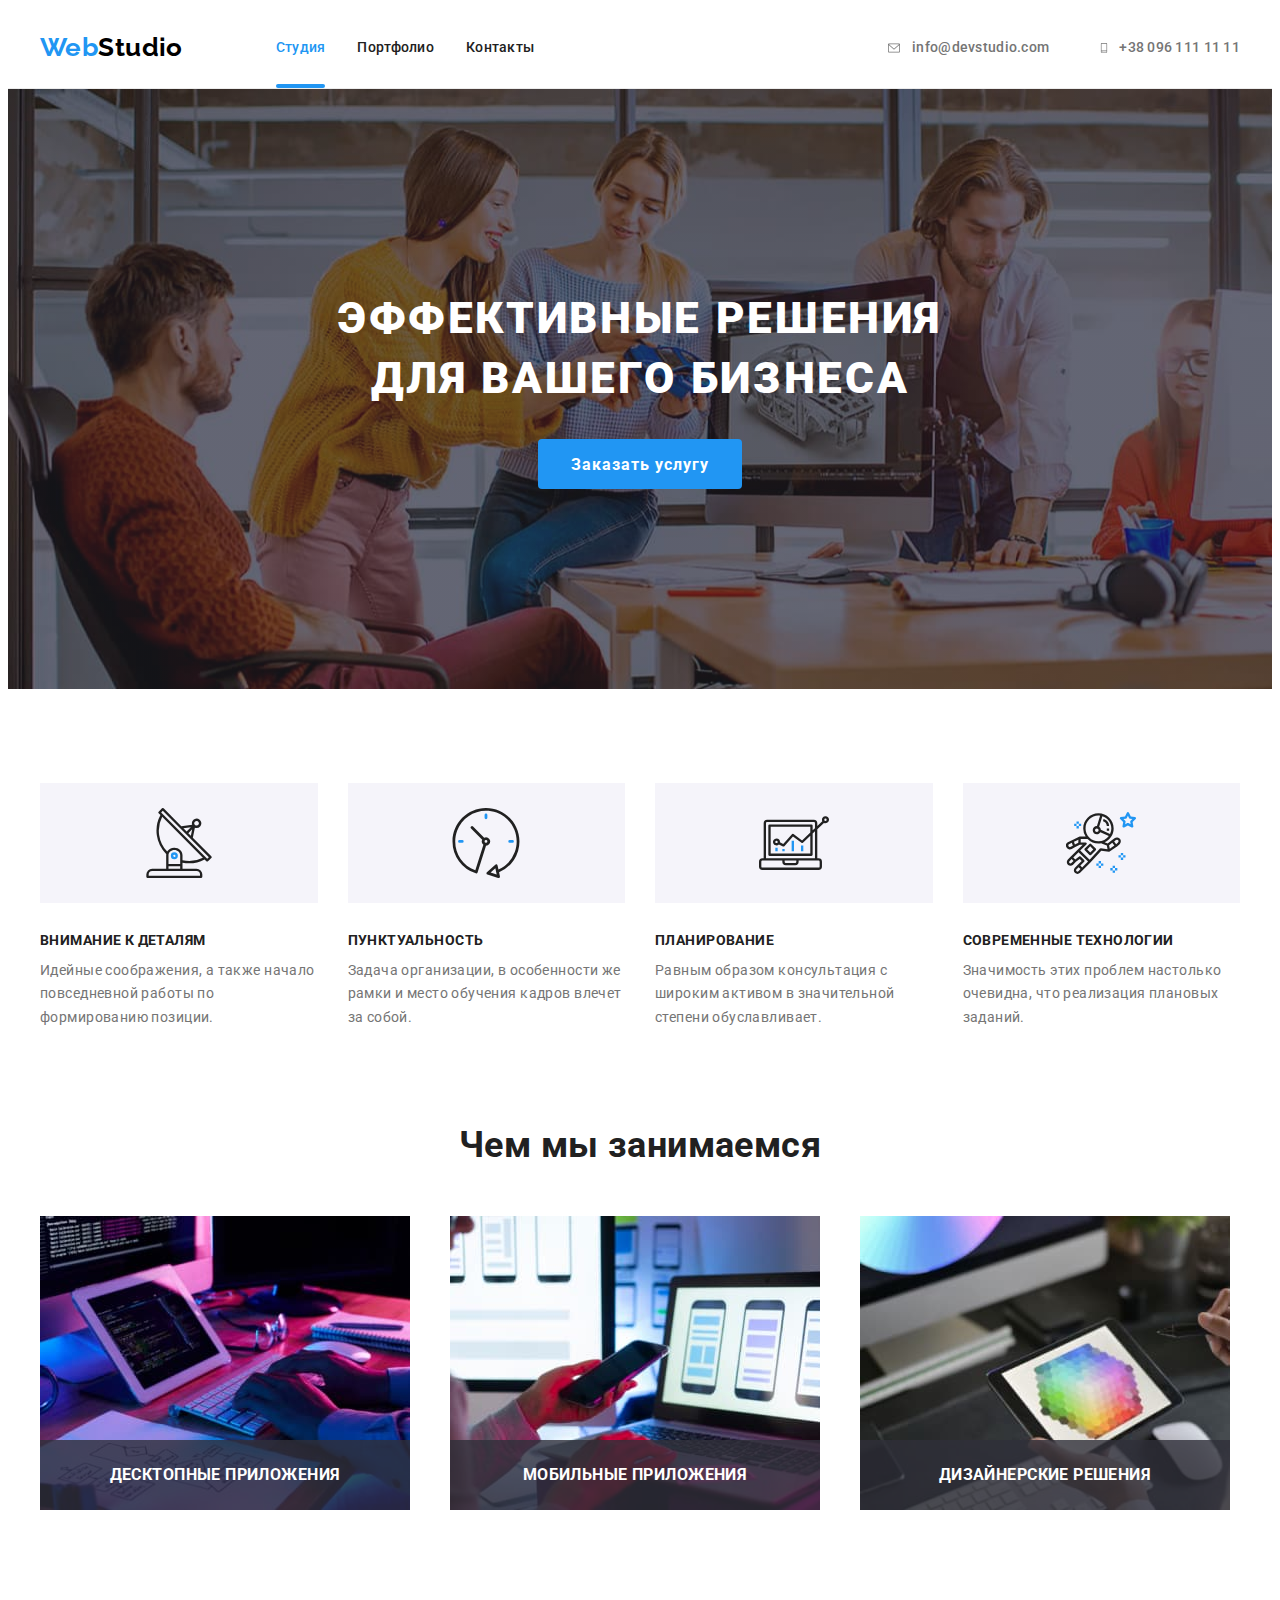
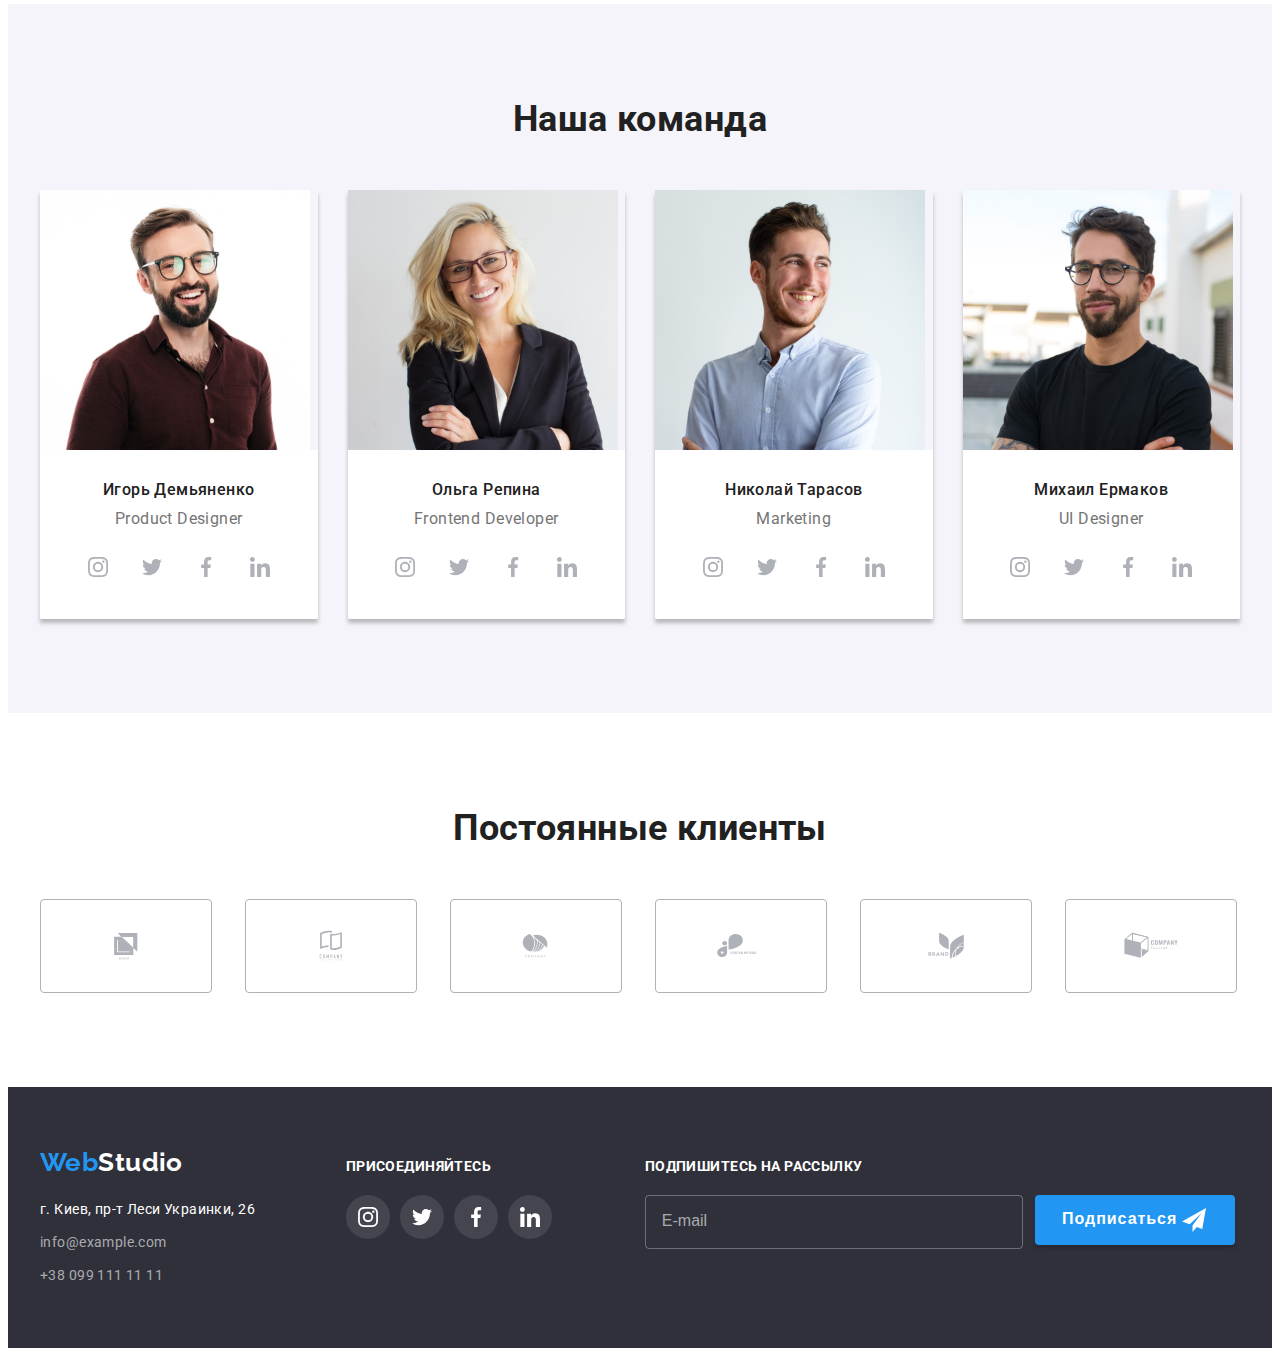
<file: index.html>
<!DOCTYPE html>
<html lang="ru">
  <head>
    <meta charset="UTF-8" />
    <meta http-equiv="X-UA-Compatible" content="IE=edge" />
    <meta name="viewport" content="width=device-width, initial-scale=1.0" />

    <link rel="preconnect" href="https://fonts.googleapis.com" />
    <link rel="preconnect" href="https://fonts.gstatic.com" crossorigin />
    <link
      href="https://fonts.googleapis.com/css2?family=Raleway:wght@700&family=Roboto:wght@400;500;700;900&display=swap"
      rel="stylesheet"
    />
    <link
      rel="stylesheet"
      href="https://cdnjs.cloudflare.com/ajax/libs/modern-normalize/1.1.0/modern-normalize.min.css"
      integrity="sha512-wpPYUAdjBVSE4KJnH1VR1HeZfpl1ub8YT/NKx4PuQ5NmX2tKuGu6U/JRp5y+Y8XG2tV+wKQpNHVUX03MfMFn9Q=="
      crossorigin="anonymous"
      referrerpolicy="no-referrer"
    />
    <link rel="stylesheet" href="./css/styles.css" />
    <title>WebStudio</title>
  </head>
  <body class="page">
    <header class="header">
      <div class="container">
        <a href="" class="logo">Web<span class="accent">Studio</span></a>
        <nav>
          <ul class="site-nav list">
            <li class="header-item"><a href="" class="studio link current">Студия</a></li>
            <li class="header-item">
              <a href="./portfolio.html" class="link">Портфолио</a>
            </li>
            <li class="header-item"><a href="" class="link">Контакты</a></li>
          </ul>
        </nav>
        <ul class="auth-nav list">
          <li class="auth-nav connect">
            <a href="mailto:info@devstudio.com" class="link"
              ><svg class="auth-nav-icon" width="16" height="12">
                <use href="./images/icons.svg.svg#icon-envelope"></use></svg
              >info@devstudio.com</a
            >
          </li>
          <li class="auth-nav connect">
            <a href="tel:+380961111111" class="link"
              ><svg class="auth-nav-icon" width="10" height="16">
                <use href="./images/icons.svg.svg#icon-smartphone"></use></svg
              >+38 096 111 11 11</a
            >
          </li>
        </ul>
      </div>
    </header>
    <main>
      <section class="hero">
        <div class="container">
          <h1 class="hero-title">ЭФФЕКТИВНЫЕ РЕШЕНИЯ ДЛЯ ВАШЕГО БИЗНЕСА</h1>
          <button type="button" class="button" data-modal-open>Заказать услугу</button>
        </div>
      </section>
      <section class="feature">
        <div class="container">
          <h2 class="visually-hidden">Особенности</h2>
          <ul class="feature-list list">
            <li class="feature-item">
              <div class="thumb">
                <svg class="feature-icon" width="70" height="70">
                  <use href="./images/icons.svg.svg#icon-antenna"></use>
                </svg>
              </div>
              <h3 class="feature-title">ВНИМАНИЕ К ДЕТАЛЯМ</h3>
              <p>
                Идейные соображения, а также начало повседневной работы по формированию позиции.
              </p>
            </li>
            <li class="feature-item">
              <div class="thumb">
                <svg class="feature-icon" width="70" height="70">
                  <use href="./images/icons.svg.svg#icon-clock"></use>
                </svg>
              </div>
              <h3 class="feature-title">ПУНКТУАЛЬНОСТЬ</h3>
              <p>
                Задача организации, в особенности же рамки и место обучения кадров влечет за собой.
              </p>
            </li>
            <li class="feature-item">
              <div class="thumb">
                <svg class="feature-icon" width="70" height="70">
                  <use href="./images/icons.svg.svg#icon-diagram"></use>
                </svg>
              </div>
              <h3 class="feature-title">ПЛАНИРОВАНИЕ</h3>
              <p>
                Равным образом консультация с широким активом в значительной степени обуславливает.
              </p>
            </li>
            <li class="feature-item">
              <div class="thumb">
                <svg class="feature-icon" width="70" height="70">
                  <use href="./images/icons.svg.svg#icon-astronaut"></use>
                </svg>
              </div>
              <h3 class="feature-title">СОВРЕМЕННЫЕ ТЕХНОЛОГИИ</h3>
              <p>Значимость этих проблем настолько очевидна, что реализация плановых заданий.</p>
            </li>
          </ul>
        </div>
      </section>
      <section class="sections">
        <div class="container">
          <h2 class="sections-title">Чем мы занимаемся</h2>
          <ul class="about-list list">
            <li class="about-item">
              <div class="about-cover-wrap">
                <img src="./images/box_1.jpg" alt="верстка сайта" width="370" height="294" />
                <h3 class="about-cover-title">ДЕСКТОПНЫЕ ПРИЛОЖЕНИЯ</h3>
              </div>
            </li>
            <li class="about-item">
              <div class="about-cover-wrap">
                <img src="./images/box_2.jpg" alt="мобильные приложения" width="370" height="294" />
                <h3 class="about-cover-title">МОБИЛЬНЫЕ ПРИЛОЖЕНИЯ</h3>
              </div>
            </li>
            <li class="about-item">
              <div class="about-cover-wrap">
                <img src="./images/box_3.jpg" alt="подбор цвета" width="370" height="294" />
                <h3 class="about-cover-title">ДИЗАЙНЕРСКИЕ РЕШЕНИЯ</h3>
              </div>
            </li>
          </ul>
        </div>
      </section>
      <section class="staff">
        <div class="container">
          <h2 class="sections-title">Наша команда</h2>
          <ul class="staff-list list">
            <li class="staff-item">
              <img
                src="./images/staff_1.jpg"
                alt="Игорь Демьяненко"
                width="270"
                height="260"
                class="staff-img"
              />
              <div class="position-item">
                <h3 class="staff-title">Игорь Демьяненко</h3>
                <p lang="en" class="staff-position">Product Designer</p>
                <ul class="staff-soc-list list">
                  <li class="staff-soc-item">
                    <a href="" class="staff-soc-link">
                      <svg class="staff-soc-icon" width="20" height="20">
                        <use href="./images/icons.svg.svg#icon-instagram"></use>
                      </svg>
                    </a>
                  </li>
                  <li class="staff-soc-item">
                    <a href="" class="staff-soc-link">
                      <svg class="staff-soc-icon" width="20" height="20">
                        <use href="./images/icons.svg.svg#icon-twitter"></use>
                      </svg>
                    </a>
                  </li>
                  <li class="staff-soc-item">
                    <a href="" class="staff-soc-link">
                      <svg class="staff-soc-icon" width="20" height="20">
                        <use href="./images/icons.svg.svg#icon-facebook"></use>
                      </svg>
                    </a>
                  </li>
                  <li class="staff-soc-item">
                    <a href="" class="staff-soc-link">
                      <svg class="staff-soc-icon" width="20" height="20">
                        <use href="./images/icons.svg.svg#icon-linkedin"></use>
                      </svg>
                    </a>
                  </li>
                </ul>
              </div>
            </li>
            <li class="staff-item">
              <img
                src="./images/staff_2.jpg"
                alt="Ольга Репина"
                width="270"
                height="260"
                class="staff-img"
              />
              <div class="position-item">
                <h3 class="staff-title">Ольга Репина</h3>
                <p lang="en" class="staff-position">Frontend Developer</p>
                <ul class="staff-soc-list list">
                  <li class="staff-soc-item">
                    <a href="" class="staff-soc-link">
                      <svg class="staff-soc-icon" width="20" height="20">
                        <use href="./images/icons.svg.svg#icon-instagram"></use>
                      </svg>
                    </a>
                  </li>
                  <li class="staff-soc-item">
                    <a href="" class="staff-soc-link">
                      <svg class="staff-soc-icon" width="20" height="20">
                        <use href="./images/icons.svg.svg#icon-twitter"></use>
                      </svg>
                    </a>
                  </li>
                  <li class="staff-soc-item">
                    <a href="" class="staff-soc-link">
                      <svg class="staff-soc-icon" width="20" height="20">
                        <use href="./images/icons.svg.svg#icon-facebook"></use>
                      </svg>
                    </a>
                  </li>
                  <li class="staff-soc-item">
                    <a href="" class="staff-soc-link">
                      <svg class="staff-soc-icon" width="20" height="20">
                        <use href="./images/icons.svg.svg#icon-linkedin"></use>
                      </svg>
                    </a>
                  </li>
                </ul>
              </div>
            </li>
            <li class="staff-item">
              <img
                src="./images/staff_3.jpg"
                alt="Николай Тарасов"
                width="270"
                height="260"
                class="staff-img"
              />
              <div class="position-item">
                <h3 class="staff-title">Николай Тарасов</h3>
                <p lang="en" class="staff-position">Marketing</p>
                <ul class="staff-soc-list list">
                  <li class="staff-soc-item">
                    <a href="" class="staff-soc-link">
                      <svg class="staff-soc-icon" width="20" height="20">
                        <use href="./images/icons.svg.svg#icon-instagram"></use>
                      </svg>
                    </a>
                  </li>
                  <li class="staff-soc-item">
                    <a href="" class="staff-soc-link">
                      <svg class="staff-soc-icon" width="20" height="20">
                        <use href="./images/icons.svg.svg#icon-twitter"></use>
                      </svg>
                    </a>
                  </li>
                  <li class="staff-soc-item">
                    <a href="" class="staff-soc-link">
                      <svg class="staff-soc-icon" width="20" height="20">
                        <use href="./images/icons.svg.svg#icon-facebook"></use>
                      </svg>
                    </a>
                  </li>
                  <li class="staff-soc-item">
                    <a href="" class="staff-soc-link">
                      <svg class="staff-soc-icon" width="20" height="20">
                        <use href="./images/icons.svg.svg#icon-linkedin"></use>
                      </svg>
                    </a>
                  </li>
                </ul>
              </div>
            </li>
            <li class="staff-item">
              <img
                src="./images/staff_4.jpg"
                alt="Михаил Ермаков"
                width="270"
                height="260"
                class="staff-img"
              />
              <div class="position-item">
                <h3 class="staff-title">Михаил Ермаков</h3>
                <p lang="en" class="staff-position">UI Designer</p>
                <ul class="staff-soc-list list">
                  <li class="staff-soc-item">
                    <a href="" class="staff-soc-link">
                      <svg class="staff-soc-icon" width="20" height="20">
                        <use href="./images/icons.svg.svg#icon-instagram"></use>
                      </svg>
                    </a>
                  </li>
                  <li class="staff-soc-item">
                    <a href="" class="staff-soc-link">
                      <svg class="staff-soc-icon" width="20" height="20">
                        <use href="./images/icons.svg.svg#icon-twitter"></use>
                      </svg>
                    </a>
                  </li>
                  <li class="staff-soc-item">
                    <a href="" class="staff-soc-link">
                      <svg class="staff-soc-icon" width="20" height="20">
                        <use href="./images/icons.svg.svg#icon-facebook"></use>
                      </svg>
                    </a>
                  </li>
                  <li class="staff-soc-item">
                    <a href="" class="staff-soc-link">
                      <svg class="staff-soc-icon" width="20" height="20">
                        <use href="./images/icons.svg.svg#icon-linkedin"></use>
                      </svg>
                    </a>
                  </li>
                </ul>
              </div>
            </li>
          </ul>
        </div>
      </section>
      <section class="clients">
        <div class="container">
          <h2 class="sections-title">Постоянные клиенты</h2>
          <ul class="clients-logo-list list">
            <li class="clients-logo-item">
              <a href="" class="clients-logo-link">
                <svg class="clients-logo-icon" width="106" height="60">
                  <use href="./images/icons.svg.svg#icon-Logo"></use>
                </svg>
              </a>
            </li>
            <li class="clients-logo-item">
              <a href="" class="clients-logo-link">
                <svg class="clients-logo-icon" width="106" height="60">
                  <use href="./images/icons.svg.svg#icon-Logo-1"></use>
                </svg>
              </a>
            </li>
            <li class="clients-logo-item">
              <a href="" class="clients-logo-link">
                <svg class="clients-logo-icon" width="106" height="60">
                  <use href="./images/icons.svg.svg#icon-Logo-2"></use>
                </svg>
              </a>
            </li>
            <li class="clients-logo-item">
              <a href="" class="clients-logo-link">
                <svg class="clients-logo-icon" width="106" height="60">
                  <use href="./images/icons.svg.svg#icon-Logo-3"></use>
                </svg>
              </a>
            </li>
            <li class="clients-logo-item">
              <a href="" class="clients-logo-link">
                <svg class="clients-logo-icon" width="106" height="60">
                  <use href="./images/icons.svg.svg#icon-Logo-4"></use>
                </svg>
              </a>
            </li>
            <li class="clients-logo-item">
              <a href="" class="clients-logo-link">
                <svg class="clients-logo-icon" width="106" height="60">
                  <use href="./images/icons.svg.svg#icon-Logo-5"></use>
                </svg>
              </a>
            </li>
          </ul>
        </div>
      </section>
    </main>
    <footer class="footer">
      <div class="footer-container container">
        <div>
          <a href="" class="logo">Web<span class="accent">Studio</span></a>
          <address class="footer-list">
            <ul class="list">
              <li class="footer-item">
                <a
                  href="https://goo.gl/maps/j5cMVpiyJiaoKH5t6"
                  target="_blank"
                  rel="noopener noreferrer nofollow"
                  class="address"
                  >г. Киев, пр-т Леси Украинки, 26</a
                >
              </li>
              <li class="footer-item">
                <a href="mailto:info@example.com" class="contact">info@example.com</a>
              </li>
              <li class="footer-item">
                <a href="tel:+380991111111" class="contact">+38 099 111 11 11</a>
              </li>
            </ul>
          </address>
        </div>
        <div class="footer-soc-content">
          <h3 class="footer-soc-title">ПРИСОЕДИНЯЙТЕСЬ</h3>
          <ul class="footer-soc-list list">
            <li class="footer-soc-item">
              <a href="" class="footer-soc-link">
                <svg class="footer-soc-icon" width="20" height="20">
                  <use href="./images/icons.svg.svg#icon-instagram"></use>
                </svg>
              </a>
            </li>
            <li class="footer-soc-item">
              <a href="" class="footer-soc-link">
                <svg class="footer-soc-icon" width="20" height="20">
                  <use href="./images/icons.svg.svg#icon-twitter"></use>
                </svg>
              </a>
            </li>
            <li class="footer-soc-item">
              <a href="" class="footer-soc-link">
                <svg class="footer-soc-icon" width="20" height="20">
                  <use href="./images/icons.svg.svg#icon-facebook"></use>
                </svg>
              </a>
            </li>
            <li class="footer-soc-item">
              <a href="" class="footer-soc-link">
                <svg class="footer-soc-icon" width="20" height="20">
                  <use href="./images/icons.svg.svg#icon-linkedin"></use>
                </svg>
              </a>
            </li>
          </ul>
        </div>
        <div class="footer-subscription">
          <p class="footer-soc-title">ПОДПИШИТЕСЬ НА РАССЫЛКУ</p>
          <form class="subscription-form">
            <div class="subscription-field">
              <input
                type="email"
                class="footer-input"
                name="footer-email"
                id="footer-email"
                placeholder="E-mail"
                required
              />
              <button type="submit" class="footer-btn">
                Подписаться<span class="icon-span">
                  <svg class="btn-icon" width="24" height="24">
                    <use href="./images/icons.svg.svg#icon-send"></use></svg
                ></span>
              </button>
            </div>
          </form>
        </div>
      </div>
    </footer>
    <div class="backdrop is-hidden" data-modal>
      <div class="modal">
        <button type="button" class="modal-close-btn" data-modal-close>
          <svg width="18" height="18">
            <use href="./images/icons.svg.svg#icon-close-black"></use>
          </svg>
        </button>
        <p class="modal-title">Оставьте свои данные, мы вам перезвоним</p>
        <form>
          <div class="modal-fild">
            <label class="modal-lable" for="user-name">Имя</label>
            <div class="modal-input-wrap">
              <input
                type="text"
                class="modal-input"
                name="user-name"
                required
                minlength="3"
                id="user-name"
              />
              <svg class="input-icon" width="18" height="18">
                <use href="./images/icons.svg.svg#icon-person-black"></use>
              </svg>
            </div>
          </div>
          <div class="modal-fild">
            <label class="modal-lable" for="user-tel">Телефон</label>
            <div class="modal-input-wrap">
              <input
                type="tel"
                class="modal-input"
                name="user-tel"
                required
                title="+38 (096) 111-11-11"
                id="user-tel"
                minlength="13"
                maxlength="13"
              />
              <svg class="input-icon" width="18" height="18">
                <use href="./images/icons.svg.svg#icon-phone-black"></use>
              </svg>
            </div>
          </div>
          <div class="modal-fild">
            <label class="modal-lable" for="user-email">Почта</label>
            <div class="modal-input-wrap">
              <input type="email" class="modal-input" name="user-email" id="user-email" required />
              <svg class="input-icon" width="18" height="18">
                <use href="./images/icons.svg.svg#icon-email-black"></use>
              </svg>
            </div>
          </div>
          <div class="modal-fild">
            <label class="modal-lable" for="user-comment">Комментарий</label>
            <textarea
              class="modal-comment"
              name="user-comment"
              id="user-comment"
              placeholder="Введите текст"
            ></textarea>
          </div>
          <div class="modal-fild">
            <input
              type="checkbox"
              class="input-check visually-hidden"
              id="input-check"
              name="policy"
              value="policy"
            />
            <label for="input-check" class="check-text"
              ><span>
                <svg class="icon-check" width="11" height="8 ">
                  <use href="./images/icons.svg.svg#icon-check"></use></svg></span
              >Соглашаюсь с рассылкой и принимаю&nbsp;
              <a href="" class="policy-link">Условия договора</a>
            </label>
          </div>
          <button type="submit" class="form-btn">Отправить</button>
        </form>
      </div>
    </div>
    <script src="./js/modal.js"></script>
  </body>
</html>
</file>
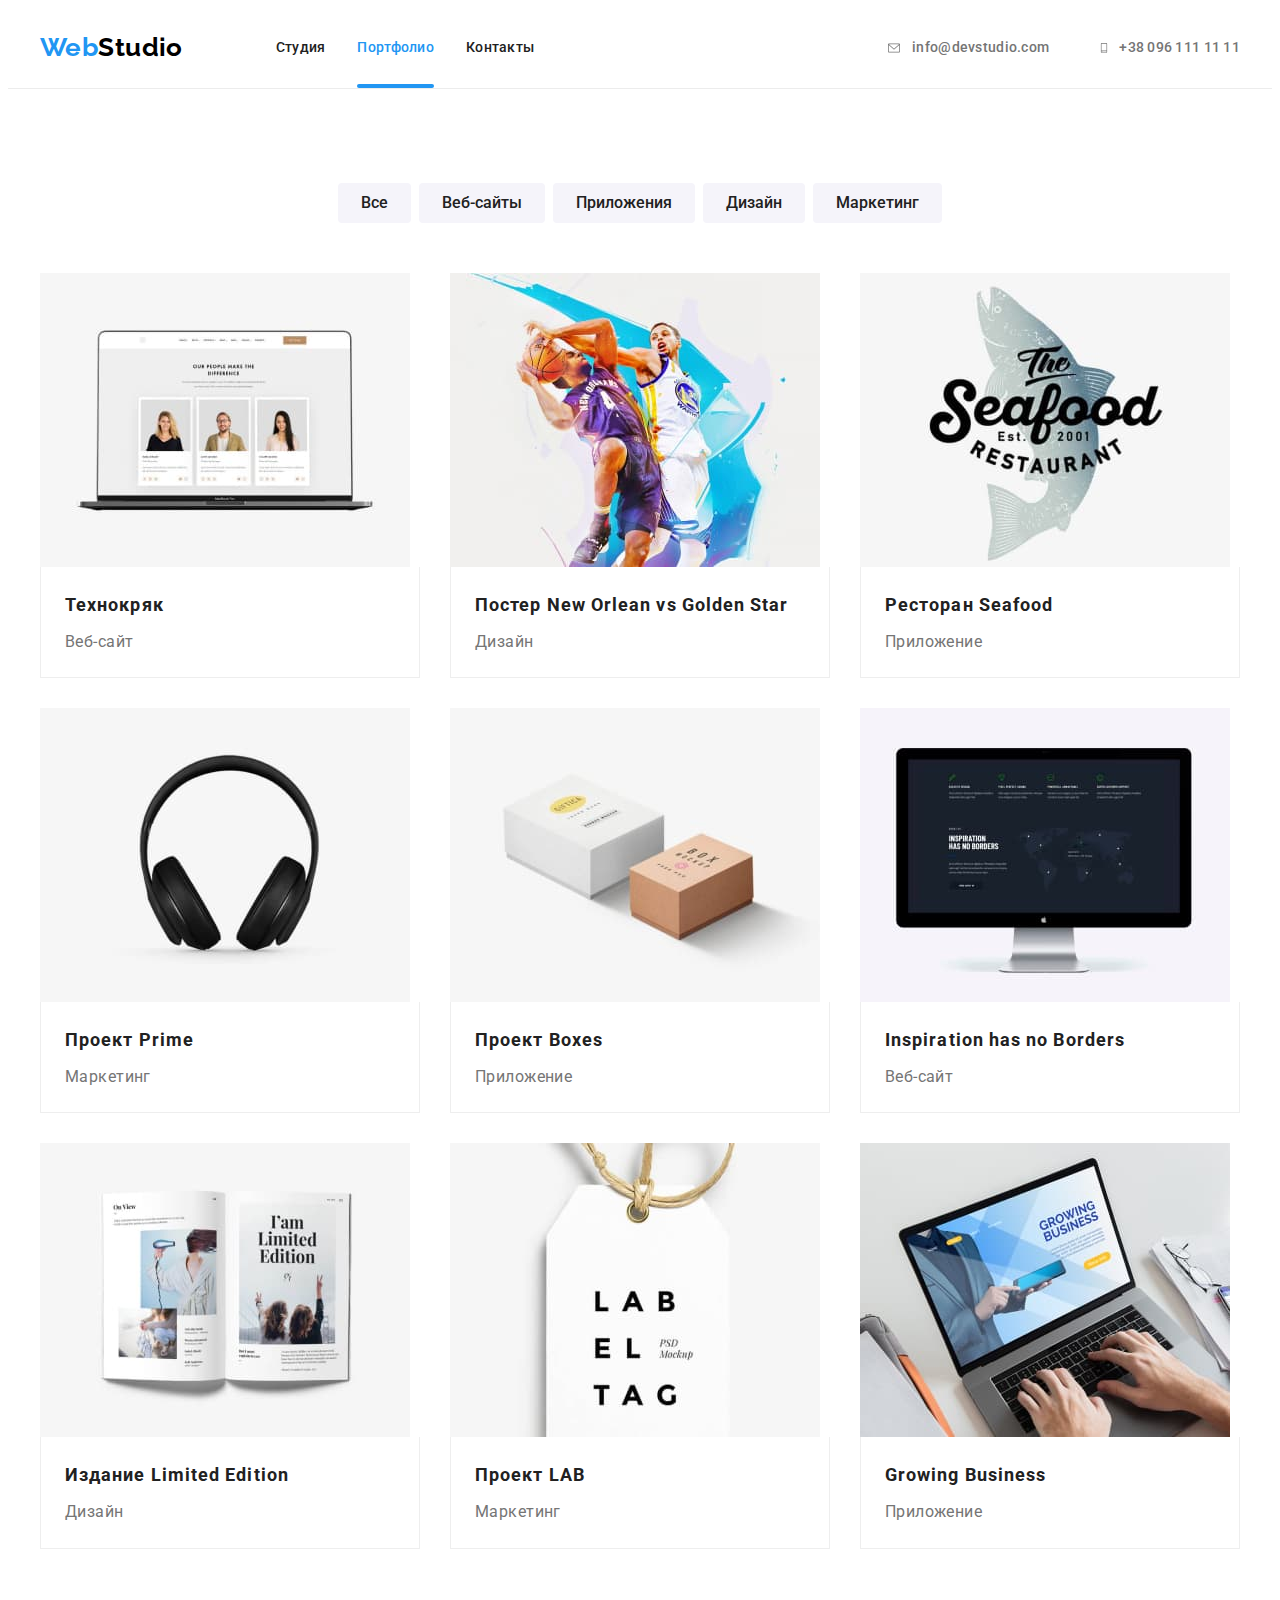
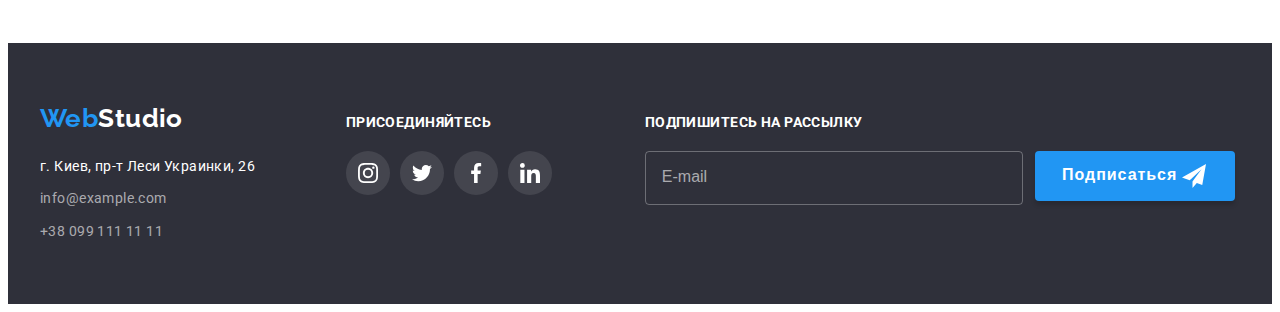
<file: portfolio.html>
<!DOCTYPE html>
<html lang="ru">
  <head>
    <meta charset="UTF-8" />
    <meta http-equiv="X-UA-Compatible" content="IE=edge" />
    <meta name="viewport" content="width=device-width, initial-scale=1.0" />

    <link rel="preconnect" href="https://fonts.googleapis.com" />
    <link rel="preconnect" href="https://fonts.gstatic.com" crossorigin />
    <link
      href="https://fonts.googleapis.com/css2?family=Raleway:wght@700&family=Roboto:wght@400;500;700;900&display=swap"
      rel="stylesheet"
    />

    <link
      rel="stylesheet"
      href="https://cdnjs.cloudflare.com/ajax/libs/modern-normalize/1.1.0/modern-normalize.min.css"
      integrity="sha512-wpPYUAdjBVSE4KJnH1VR1HeZfpl1ub8YT/NKx4PuQ5NmX2tKuGu6U/JRp5y+Y8XG2tV+wKQpNHVUX03MfMFn9Q=="
      crossorigin="anonymous"
      referrerpolicy="no-referrer"
    />

    <link rel="stylesheet" href="./css/styles.css" />
    <title>WebStudio</title>
  </head>
  <body class="page">
    <header class="header">
      <div class="container">
        <a href="" class="logo link">Web<span class="accent">Studio</span></a>
        <nav>
          <ul class="site-nav list">
            <li class="header-item"><a href="./index.html" class="link">Студия</a></li>
            <li class="header-item"><a href="" class="portfolio link current">Портфолио</a></li>
            <li class="header-item"><a href="" class="link">Контакты</a></li>
          </ul>
        </nav>
        <ul class="auth-nav list">
          <li class="auth-nav connect">
            <a href="mailto:info@devstudio.com" class="link"
              ><svg class="auth-nav-icon" width="16" height="12">
                <use href="./images/icons.svg.svg#icon-envelope"></use></svg
              >info@devstudio.com</a
            >
          </li>
          <li class="auth-nav connect">
            <a href="tel:+380961111111" class="link"
              ><svg class="auth-nav-icon" width="10" height="16">
                <use href="./images/icons.svg.svg#icon-smartphone"></use></svg
              >+38 096 111 11 11</a
            >
          </li>
        </ul>
      </div>
    </header>
    <main>
      <section class="section-portfolio">
        <div class="container">
          <h1 class="visually-hidden">Портфолио</h1>
          <ul class="btn-list list">
            <li class="btn-item"><button type="button" class="list-button">Все</button></li>
            <li class="btn-item"><button type="button" class="list-button">Веб-сайты</button></li>
            <li class="btn-item"><button type="button" class="list-button">Приложения</button></li>
            <li class="btn-item"><button type="button" class="list-button">Дизайн</button></li>
            <li class="btn-item"><button type="button" class="list-button">Маркетинг</button></li>
          </ul>
          <ul class="portfolio-list list">
            <li class="portfolio-item">
              <a href="" class="portfolio-link link">
                <div class="portfolio-cover-wrap">
                  <img src="./images/project_1.jpg" alt="Технокряк" width="370" />
                  <p class="portfolio-cover-text">
                    Ресурс предлагает комплексные предложения с разным уровнем функционала и
                    сервисов. Все это позволит посетителю получить исчерпывающие сведения о компании
                    или частном лице.
                  </p>
                </div>

                <div class="image-item">
                  <h2 class="portfolio-title">Технокряк</h2>
                  <p class="portfolio-text">Веб-сайт</p>
                </div>
              </a>
            </li>

            <li class="portfolio-item">
              <a href="" class="portfolio-link link">
                <div class="portfolio-cover-wrap">
                  <img src="./images/project_2.jpg" alt="Постер" width="370" />
                  <p class="portfolio-cover-text">
                    Ресурс предлагает комплексные предложения с разным уровнем функционала и
                    сервисов. Все это позволит посетителю получить исчерпывающие сведения о компании
                    или частном лице.
                  </p>
                </div>
                <div class="image-item">
                  <h2 class="portfolio-title">Постер New Orlean vs Golden Star</h2>
                  <p class="portfolio-text">Дизайн</p>
                </div>
              </a>
            </li>

            <li class="portfolio-item">
              <a href="" class="portfolio-link link">
                <div class="portfolio-cover-wrap">
                  <img src="./images/project_3.jpg" alt="Ресторан" width="370" />
                  <p class="portfolio-cover-text">
                    Ресурс предлагает комплексные предложения с разным уровнем функционала и
                    сервисов. Все это позволит посетителю получить исчерпывающие сведения о компании
                    или частном лице.
                  </p>
                </div>
                <div class="image-item">
                  <h2 class="portfolio-title">Ресторан Seafood</h2>
                  <p class="portfolio-text">Приложение</p>
                </div>
              </a>
            </li>

            <li class="portfolio-item">
              <a href="" class="portfolio-link link">
                <div class="portfolio-cover-wrap">
                  <img src="./images/project_4.jpg" alt="Проект Prime" width="370" />
                  <p class="portfolio-cover-text">
                    Ресурс предлагает комплексные предложения с разным уровнем функционала и
                    сервисов. Все это позволит посетителю получить исчерпывающие сведения о компании
                    или частном лице.
                  </p>
                </div>
                <div class="image-item">
                  <h2 class="portfolio-title">Проект Prime</h2>
                  <p class="portfolio-text">Маркетинг</p>
                </div>
              </a>
            </li>

            <li class="portfolio-item">
              <a href="" class="portfolio-link link">
                <div class="portfolio-cover-wrap">
                  <img src="./images/project_5.jpg" alt="Проект Boxes" width="370" />
                  <p class="portfolio-cover-text">
                    Ресурс предлагает комплексные предложения с разным уровнем функционала и
                    сервисов. Все это позволит посетителю получить исчерпывающие сведения о компании
                    или частном лице.
                  </p>
                </div>
                <div class="image-item">
                  <h2 class="portfolio-title">Проект Boxes</h2>
                  <p class="portfolio-text">Приложение</p>
                </div>
              </a>
            </li>

            <li class="portfolio-item">
              <a href="" class="portfolio-link link">
                <div class="portfolio-cover-wrap">
                  <img src="./images/project_6.jpg" alt="Inspiration" width="370" />
                  <p class="portfolio-cover-text">
                    Ресурс предлагает комплексные предложения с разным уровнем функционала и
                    сервисов. Все это позволит посетителю получить исчерпывающие сведения о компании
                    или частном лице.
                  </p>
                </div>
                <div class="image-item">
                  <h2 class="portfolio-title">Inspiration has no Borders</h2>
                  <p class="portfolio-text">Веб-сайт</p>
                </div>
              </a>
            </li>

            <li class="portfolio-item">
              <a href="" class="portfolio-link link">
                <div class="portfolio-cover-wrap">
                  <img src="./images/project_7.jpg" alt="Издание" width="370" />
                  <p class="portfolio-cover-text">
                    Ресурс предлагает комплексные предложения с разным уровнем функционала и
                    сервисов. Все это позволит посетителю получить исчерпывающие сведения о компании
                    или частном лице.
                  </p>
                </div>
                <div class="image-item">
                  <h2 class="portfolio-title">Издание Limited Edition</h2>
                  <p class="portfolio-text">Дизайн</p>
                </div>
              </a>
            </li>

            <li class="portfolio-item">
              <a href="" class="portfolio-link link">
                <div class="portfolio-cover-wrap">
                  <img src="./images/project_8.jpg" alt="Проект LAB" width="370" />
                  <p class="portfolio-cover-text">
                    Ресурс предлагает комплексные предложения с разным уровнем функционала и
                    сервисов. Все это позволит посетителю получить исчерпывающие сведения о компании
                    или частном лице.
                  </p>
                </div>
                <div class="image-item">
                  <h2 class="portfolio-title">Проект LAB</h2>
                  <p class="portfolio-text">Маркетинг</p>
                </div>
              </a>
            </li>

            <li class="portfolio-item">
              <a href="" class="portfolio-link link">
                <div class="portfolio-cover-wrap">
                  <img src="./images/project_9.jpg" alt="Growing Business" width="370" />
                  <p class="portfolio-cover-text">
                    Ресурс предлагает комплексные предложения с разным уровнем функционала и
                    сервисов. Все это позволит посетителю получить исчерпывающие сведения о компании
                    или частном лице.
                  </p>
                </div>
                <div class="image-item">
                  <h2 class="portfolio-title">Growing Business</h2>
                  <p class="portfolio-text">Приложение</p>
                </div>
              </a>
            </li>
          </ul>
        </div>
      </section>
    </main>
    <footer class="footer">
      <div class="footer-container container">
        <div>
          <a href="" class="logo">Web<span class="accent">Studio</span></a>
          <address class="footer-list">
            <ul class="list">
              <li class="footer-item">
                <a
                  href="https://goo.gl/maps/j5cMVpiyJiaoKH5t6"
                  target="_blank"
                  rel="noopener noreferrer nofollow"
                  class="address"
                  >г. Киев, пр-т Леси Украинки, 26</a
                >
              </li>
              <li class="footer-item">
                <a href="mailto:info@example.com" class="contact">info@example.com</a>
              </li>
              <li class="footer-item">
                <a href="tel:+380991111111" class="contact">+38 099 111 11 11</a>
              </li>
            </ul>
          </address>
        </div>
        <div class="footer-soc-content">
          <h3 class="footer-soc-title">ПРИСОЕДИНЯЙТЕСЬ</h3>
          <ul class="footer-soc-list list">
            <li class="footer-soc-item">
              <a href="" class="footer-soc-link">
                <svg class="footer-soc-icon" width="20" height="20">
                  <use href="./images/icons.svg.svg#icon-instagram"></use>
                </svg>
              </a>
            </li>
            <li class="footer-soc-item">
              <a href="" class="footer-soc-link">
                <svg class="footer-soc-icon" width="20" height="20">
                  <use href="./images/icons.svg.svg#icon-twitter"></use>
                </svg>
              </a>
            </li>
            <li class="footer-soc-item">
              <a href="" class="footer-soc-link">
                <svg class="footer-soc-icon" width="20" height="20">
                  <use href="./images/icons.svg.svg#icon-facebook"></use>
                </svg>
              </a>
            </li>
            <li class="footer-soc-item">
              <a href="" class="footer-soc-link">
                <svg class="footer-soc-icon" width="20" height="20">
                  <use href="./images/icons.svg.svg#icon-linkedin"></use>
                </svg>
              </a>
            </li>
          </ul>
        </div>
        <div class="footer-subscription">
          <p class="footer-soc-title">ПОДПИШИТЕСЬ НА РАССЫЛКУ</p>
          <form class="subscription-form">
            <div class="subscription-field">
              <input
                type="email"
                class="footer-input"
                name="footer-email"
                id="footer-email"
                placeholder="E-mail"
              />
              <button type="submit" class="footer-btn">
                Подписаться<span class="icon-span">
                  <svg class="btn-icon" width="24" height="24">
                    <use href="./images/icons.svg.svg#icon-send"></use></svg
                ></span>
              </button>
            </div>
          </form>
        </div>
      </div>
    </footer>
  </body>
</html>
</file>
<file: css/styles.css>
:root {
  --primary-text-color: #757575;
  --title-text-color: #212121;
  --primary-accent-color: #2196f3;
  --secondary-accent-color: #188ce8;
  --primary-white-color: #ffffff;
  --black-logo-color: #000000;
  --secondary-background-color: #f5f4fa;
  --darck-background-color: #2f303a;
  --duration-and-timing-function: 250ms cubic-bezier(0.4, 0, 0.2, 1);
}

/* ----------Body---------- */

.page {
  background-color: var(--primary-white-color);
  color: var(--primary-text-color);

  font-family: 'Roboto', Tahoma, sans-serif;
  font-weight: 400;
  font-size: 14px;
  line-height: 1.7;
  letter-spacing: 0.03em;
}

p,
h1,
h2,
h3,
h4,
h5,
h6 {
  margin: 0;
}

ul,
ol {
  padding-left: 0;
  margin: 0;
}

img {
  display: block;
}
/* ----------Logo---------- */

.container {
  width: 1200px;
  padding-left: 15px;
  padding-right: 15px;
  margin: 0 auto;
}

.header {
  border-bottom: 1px solid #ececec;
}

.header .container {
  display: flex;
  align-items: center;
}

.logo {
  color: var(--primary-accent-color);

  font-family: 'Raleway', Tahoma, sans-serif;
  font-weight: 700;
  font-size: 26px;
  line-height: 1.2;
  text-decoration: none;
  margin-right: 93px;
}
.header .accent {
  color: var(--black-logo-color);
}

.list {
  list-style: none;
}

/* ----------Site-nav---------- */

.site-nav {
  display: flex;
}

.site-nav .link {
  color: var(--title-text-color);

  font-weight: 500;
  font-size: 14px;
  line-height: 1.14;
  letter-spacing: 0.02em;
  text-decoration: none;
  display: block;
  padding: 32px 0px;
  transition: color var(--duration-and-timing-function);
}
.site-nav .link:hover,
.site-nav .link:focus {
  color: var(--primary-accent-color);
}

.site-nav .link.current {
  color: var(--primary-accent-color);
  position: relative;
}

.studio::after {
  content: '';
  width: 100%;
  height: 4px;
  background-color: rgba(33, 150, 243, 1);
  position: absolute;
  display: block;
  top: 76px;

  border-radius: 2px;
}

.header-item:not(:last-child) {
  margin-right: 32px;
}

/* ----------Auth-nav---------- */

.auth-nav {
  display: flex;
  margin-left: auto;
}

.connect:not(:first-child) {
  margin-left: 50px;
}

.auth-nav .link {
  color: var(--primary-text-color);
  display: flex;
  font-weight: 500;
  font-size: 14px;
  line-height: 1.14;
  letter-spacing: 0.02em;
  text-decoration: none;
  align-items: center;
  transition: color var(--duration-and-timing-function);
}

.auth-nav .link:hover,
.auth-nav .link:focus {
  color: var(--primary-accent-color);
}

.auth-nav-icon {
  margin-right: 10px;
  fill: currentColor;
}

/* ----------Hero---------- */

.hero {
  background-color: var(--darck-background-color);
  padding: 200px 0px;
  background-image: linear-gradient(rgba(47, 48, 58, 0.4), rgba(47, 48, 58, 0.4)),
    url(../images/hero_bg.jpg);
  background-repeat: no-repeat;
  background-size: cover;
  max-width: 1600px;
  margin: 0 auto;
}

.hero-title {
  color: var(--primary-white-color);

  font-weight: 900;
  font-size: 44px;
  line-height: 1.36;
  text-align: center;
  letter-spacing: 0.06em;

  width: 696px;
  margin-bottom: 30px;
  margin-left: auto;
  margin-right: auto;
}

.button {
  color: var(--primary-white-color);
  background-color: var(--primary-accent-color);

  font-family: inherit;
  font-weight: 700;
  font-size: 16px;
  line-height: 1.9;
  letter-spacing: 0.06em;

  cursor: pointer;
  padding: 10px 32px;
  border: 1px solid transparent;
  border-radius: 4px;
  min-width: 200px;
  height: 50px;
  display: block;
  margin: 0 auto;
  transition: background-color var(--duration-and-timing-function);
}

.button:hover,
.button:focus {
  background-color: var(--secondary-accent-color);
}

/* ----------Feature-Section---------- */

.feature {
  padding-top: 94px;
}

.feature-title {
  color: var(--title-text-color);

  font-weight: 700;
  font-size: 14px;
  line-height: 1.14;
  margin-bottom: 10px;
}

.feature-list {
  display: flex;
  margin-left: -30px;
}

.feature-item {
  flex-basis: calc((100% - 120px) / 4);
  margin-left: 30px;
}

.thumb {
  background-color: var(--secondary-background-color);
  justify-content: center;
  align-items: center;
  height: 120px;
  display: flex;
  margin-bottom: 30px;
}

/* ----------Sections---------- */

.sections {
  padding-top: 94px;
  padding-bottom: 94px;
}

.sections-title {
  color: var(--title-text-color);

  font-weight: 700;
  font-size: 36px;
  line-height: 1.17;
  text-align: center;
  margin-bottom: 50px;
}

.about-list {
  display: flex;
  margin-left: -30px;
}

.about-item {
  flex-basis: calc((100% - 90px) / 3);
  margin-left: 30px;
}

.about-cover-wrap {
  position: relative;
}

.about-cover-title {
  position: absolute;
  top: 224px;
  bottom: 0;
  background-color: rgba(47, 48, 58, 0.8);
  color: var(--primary-white-color);
  font-weight: 700;
  line-height: 1.14;
  display: flex;
  justify-content: center;
  align-items: center;
  width: 370px;
  height: 70px;
}

/*--------------Staff-Section----------------*/

.staff {
  background-color: var(--secondary-background-color);
  padding-top: 94px;
  padding-bottom: 94px;
}

.staff-list {
  display: flex;
  margin-left: -30px;
}

.staff-item {
  flex-basis: calc((100% - 120px) / 4);
  margin-left: 30px;
  box-shadow: 0 4px 4px 0 rgba(0, 0, 0, 0.25);
}

.staff-title {
  color: var(--title-text-color);

  font-weight: 500;
  font-size: 16px;
  line-height: 1.2;
  text-align: center;

  margin-bottom: 10px;
}

.staff-position {
  font-size: 16px;
  line-height: 1.2;
  text-align: center;
  margin-bottom: 16px;
}

.position-item {
  background: #ffffff;
  padding-top: 30px;
  padding-bottom: 30px;
  border-bottom-left-radius: 4px;
  border-bottom-right-radius: 4px;
}

.staff-soc-list {
  display: flex;
  justify-content: center;
}

.staff-soc-link {
  width: 44px;
  height: 44px;
  background-color: var(--primary-white-color);
  border-radius: 50%;
  display: flex;
  justify-content: center;
  align-items: center;
  transition: background-color var(--duration-and-timing-function);
}

.staff-soc-icon {
  fill: #afb1b8;
  transition: fill var(--duration-and-timing-function);
}

.staff-soc-link:hover,
.staff-soc-link:focus {
  background-color: var(--primary-accent-color);
}

.staff-soc-link:hover .staff-soc-icon {
  fill: var(--primary-white-color);
}

.staff-soc-link:focus .staff-soc-icon {
  fill: var(--primary-white-color);
}

.staff-soc-item + .staff-soc-item {
  margin-left: 10px;
}

/*--------------Clients-Section----------------*/

.clients {
  padding-top: 94px;
  padding-bottom: 94px;
}

.clients-logo-list {
  display: flex;
  margin-left: -30px;
}

.clients-logo-item {
  flex-basis: calc((100% - 180px) / 6);
  margin-left: 30px;
}

.clients-logo-link {
  width: 170px;
  height: 92px;
  border-radius: 4px;
  border: 1px solid #afb1b8;
  display: flex;
  justify-content: center;
  align-items: center;

  transition: fill var(--duration-and-timing-function), border var(--duration-and-timing-function);
}

.clients-logo-icon {
  fill: #afb1b8;
  transition: fill var(--duration-and-timing-function);
}

.clients-logo-link:hover .clients-logo-icon {
  fill: var(--primary-accent-color);
}

.clients-logo-link:focus .clients-logo-icon {
  fill: var(--primary-accent-color);
}

.clients-logo-link:hover,
.clients-logo-link:focus {
  border: 1px solid var(--primary-accent-color);
}

/* ----------Footer---------- */

.footer {
  background-color: var(--darck-background-color);
  padding-top: 60px;
  padding-bottom: 60px;
}

.logo {
  color: var(--primary-accent-color);
  font-family: 'Raleway', Tahoma, sans-serif;

  font-weight: 700;
  font-size: 26px;
  line-height: 1.2;
  text-decoration: none;
}
.footer .accent {
  color: var(--primary-white-color);
}

.footer-list {
  margin-top: 20px;
}

.footer-item:not(:last-child) {
  margin-bottom: 9px;
}

.address {
  color: var(--primary-white-color);
  font-style: normal;
  text-decoration: none;
}

.contact {
  color: rgba(255, 255, 255, 0.6);
  font-style: normal;
  text-decoration: none;
  transition: color var(--duration-and-timing-function);
}

.contact:hover,
.contact:focus {
  color: var(--primary-white-color);
}

.footer-container {
  display: flex;
  align-items: baseline;
}

.footer-soc-content {
  display: block;
  margin-left: 70px;
}

.footer-soc-title {
  color: var(--primary-white-color);
  font-weight: 700;
  font-size: 14px;
  line-height: 1.14;
  margin-bottom: 20px;
}

.footer-soc-list {
  display: flex;
  justify-content: center;
}

.footer-soc-link {
  width: 44px;
  height: 44px;
  display: flex;
  justify-content: center;
  align-items: center;
  background-color: rgba(255, 255, 255, 0.1);
  border-radius: 50%;
  transition: background-color var(--duration-and-timing-function);
}

.footer-soc-icon {
  fill: var(--primary-white-color);
}

.footer-soc-link:hover,
.footer-soc-link:focus {
  background-color: var(--primary-accent-color);
}

.footer-soc-item + .footer-soc-item {
  margin-left: 10px;
}

/* ----------Portfolio---------- */

.portfolio::after {
  content: '';
  width: 100%;
  height: 4px;
  background-color: rgba(33, 150, 243, 1);
  position: absolute;
  display: block;
  top: 76px;

  border-radius: 2px;
}

.visually-hidden {
  position: absolute;
  white-space: nowrap;
  width: 1px;
  height: 1px;
  overflow: hidden;
  border: 0;
  padding: 0;
  clip: rect(0 0 0 0);
  clip-path: inset(50%);
  margin: -1px;
}

.btn-list {
  display: flex;
  justify-content: center;
  margin-bottom: 50px;
}

.btn-item:not(:last-child) {
  margin-right: 8px;
}

.list-button {
  color: var(--title-text-color);
  background-color: var(--secondary-background-color);

  font-family: inherit;
  font-weight: 500;
  font-size: 16px;
  line-height: 1.6;
  cursor: pointer;
  border: 1px solid transparent;
  border-radius: 4px;
  padding: 6px 22px;
  transition: color var(--duration-and-timing-function),
    background-color var(--duration-and-timing-function),
    box-shadow var(--duration-and-timing-function);
}

.list-button:hover,
.list-button:focus {
  color: var(--primary-white-color);
  background-color: var(--primary-accent-color);
  box-shadow: 0 4px 4px 0 rgba(0, 0, 0, 0.25);
}

.section-portfolio {
  padding-top: 94px;
  padding-bottom: 94px;
}

.portfolio-link {
  text-decoration: none;
  display: block;
  transition: box-shadow var(--duration-and-timing-function);
}

.portfolio-link:hover,
.portfolio-link:focus {
  box-shadow: 0 4px 4px 0 rgba(0, 0, 0, 0.25);
}

.portfolio-title {
  color: var(--title-text-color);

  font-weight: 700;
  font-size: 18px;
  line-height: 2;
  letter-spacing: 0.06em;
  margin-bottom: 4px;
}

.portfolio-text {
  color: var(--primary-text-color);

  font-size: 16px;
  line-height: 1.9;
}

.portfolio-list {
  display: flex;
  flex-wrap: wrap;
  margin-left: -30px;
  margin-bottom: -30px;
}

.portfolio-item {
  flex-basis: calc((100% - 90px) / 3);
  margin-left: 30px;
  margin-bottom: 30px;
  transition: transform var(--duration-and-timing-function);
}

.portfolio-item:hover .portfolio-cover-text {
  transform: translateY(0%);
}

.portfolio-cover-wrap {
  position: relative;
  overflow: hidden;
}

.portfolio-cover-text {
  position: absolute;
  top: 0;
  background-color: rgba(33, 150, 243, 0.9);
  color: rgba(255, 255, 255, 1);
  font-size: 18px;
  line-height: 1.6;
  padding: 63px 24px;
  height: 100%;
  transform: translateY(100%);
  transition: transform var(--duration-and-timing-function);
}

.image-item {
  padding: 20px 24px;
  border-bottom: 1px solid #eeeeee;
  border-left: 1px solid #eeeeee;
  border-right: 1px solid #eeeeee;
}

/*-----------------Backdrop---------------------*/

.backdrop {
  position: fixed;
  top: 0;
  width: 100vw;
  height: 100vh;
  background-color: rgba(0, 0, 0, 0.2);
  transition: opacity var(--duration-and-timing-function),
    visibility var(--duration-and-timing-function);
}

.backdrop.is-hidden .modal {
  transform: scale(0.2) rotate(-230deg);
}

/*------------------Modal------------------------*/

.modal {
  width: 528px;
  height: 581px;
  background-color: #ffffff;
  box-shadow: 0px 1px 3px rgba(0, 0, 0, 0.12), 0px 1px 1px rgba(0, 0, 0, 0.14),
    0px 2px 1px rgba(0, 0, 0, 0.2);
  border-radius: 4px;
  position: absolute;
  padding: 40px;
  top: 50%;
  left: 50%;
  transform: translate(-50%, -50%) scale(1) rotate(0);
  transition: transform var(--duration-and-timing-function);
}

.modal-close-btn {
  position: absolute;
  top: 8px;
  right: 8px;
  width: 30px;
  height: 30px;
  border-radius: 50%;
  background-color: var(--primary-white-color);
  border: 1px solid rgba(0, 0, 0, 0.1);
  display: flex;
  justify-content: center;
  align-items: center;
  cursor: pointer;
  transition: fill var(--duration-and-timing-function);
}

.modal-close-btn:hover,
.modal-close-btn:focus {
  fill: var(--primary-accent-color);
}

.is-hidden {
  opacity: 0;
  pointer-events: none;
  visibility: hidden;
}

.modal-title {
  font-weight: 700;
  font-size: 20px;
  line-height: 1.15;
  text-align: center;
  color: var(--title-text-color);
  margin-bottom: 12px;
}
.modal-fild {
  margin-bottom: 10px;
}

.modal-input {
  width: 100%;
  height: 40px;
  border: 1px solid rgba(33, 33, 33, 0.2);
  border-radius: 4px;
  padding-left: 42px;
  outline: none;
  transition: border-color var(--duration-and-timing-function);
  cursor: pointer;
}

.modal-input:focus,
.modal-input:hover {
  border-color: var(--primary-accent-color);
}

.modal-input:focus + .input-icon,
.modal-input:hover + .input-icon {
  fill: var(--primary-accent-color);
  border-color: var(--primary-accent-color);
}

.input-icon {
  transition: fill var(--duration-and-timing-function);
}

.modal-lable {
  font-size: 12px;
  line-height: 1.17;
  letter-spacing: 0.01em;
  display: block;
  margin-bottom: 4px;
}

.modal-comment {
  width: 100%;
  height: 120px;
  border: 1px solid rgba(33, 33, 33, 0.2);
  border-radius: 4px;
  padding: 12px 16px;
  resize: none;
  outline: 0;
  transition: border-color var(--duration-and-timing-function);
}

.modal-comment::placeholder {
  line-height: 1.14;
  letter-spacing: 0.01em;
  color: rgba(117, 117, 117, 0.5);
}

.modal-comment:focus,
.modal-comment:hover {
  border-color: var(--primary-accent-color);
}

.modal-input-wrap {
  position: relative;
}

.input-icon {
  position: absolute;
  left: 10px;
  top: 50%;
  transform: translateY(-50%);
  transition: fill var(--duration-and-timing-function);
}

.check-text {
  display: flex;
  align-items: center;
  justify-content: center;
}

.check-text span {
  width: 16px;
  height: 15px;
  border: 2px solid var(--black-logo-color);
  border-radius: 2px;
  margin-right: 8px;
  display: flex;
  justify-content: center;
  align-items: center;
  transition: border-color var(--duration-and-timing-function);
}

.icon-check {
  fill: transparent;
}

.input-check:checked + .check-text span {
  background-color: var(--primary-accent-color);
  border: none;
}

.input-check:focus + .check-text span {
  border-color: var(--primary-accent-color);
}

.input-check:checked + .check-text .icon-check {
  fill: var(--primary-white-color);
}

.input-check {
  transition: border-color var(--duration-and-timing-function);
}

.policy-link {
  color: var(--primary-accent-color);
  align-items: center;
}

.form-btn {
  width: 200px;
  height: 50px;
  background-color: var(--primary-accent-color);
  display: block;
  margin-left: auto;
  margin-right: auto;
  margin-top: 30px;

  font-weight: 700;
  font-size: 16px;
  line-height: 1.9;

  align-items: center;
  text-align: center;
  letter-spacing: 0.06em;
  border-radius: 4px;
  border: 1px solid transparent;
  color: var(--primary-white-color);
  box-shadow: 0px 4px 4px rgba(0, 0, 0, 0.25);
  cursor: pointer;
  transition: background-color var(--duration-and-timing-function);
}

.form-btn:hover,
.form-btn:focus {
  background-color: var(--secondary-accent-color);
}

/*--------------Footer-Subscription-----------------*/

.footer-subscription {
  margin-left: 93px;
}

.subscription-form {
  display: flex;
  justify-content: center;
}

.footer-input {
  width: 358px;
  height: 50px;
  border: 1px solid rgba(255, 255, 255, 0.3);
  border-radius: 4px;
  background-color: transparent;
  padding-left: 16px;
  color: var(--primary-white-color);
}

.footer-input::placeholder,
.footer-input:focus-visible {
  font-size: 16px;
  line-height: 1.25;
  align-items: center;
  color: rgba(255, 255, 255, 0.6);
}

.footer-btn {
  width: 200px;
  height: 50px;
  margin-left: 12px;
  background-color: var(--primary-accent-color);
  box-shadow: 0px 4px 4px rgba(0, 0, 0, 0.15);
  position: absolute;
  font-weight: 700;
  font-size: 16px;
  line-height: 1.9;
  position: relative;
  align-items: center;
  text-align: center;
  letter-spacing: 0.06em;
  border-radius: 4px;
  border: 1px solid transparent;
  color: var(--primary-white-color);
  cursor: pointer;
  display: flex;
  justify-content: space-evenly;
  transition: background-color var(--duration-and-timing-function);
}

.footer-btn:hover,
.footer-btn:focus {
  background-color: var(--secondary-accent-color);
}

.btn-icon {
  position: absolute;
  right: 28px;
  top: 50%;
  transform: translateY(-50%);
}

.subscription-field {
  display: flex;
}

.icon-span {
  margin-left: 10px;
}
</file>
